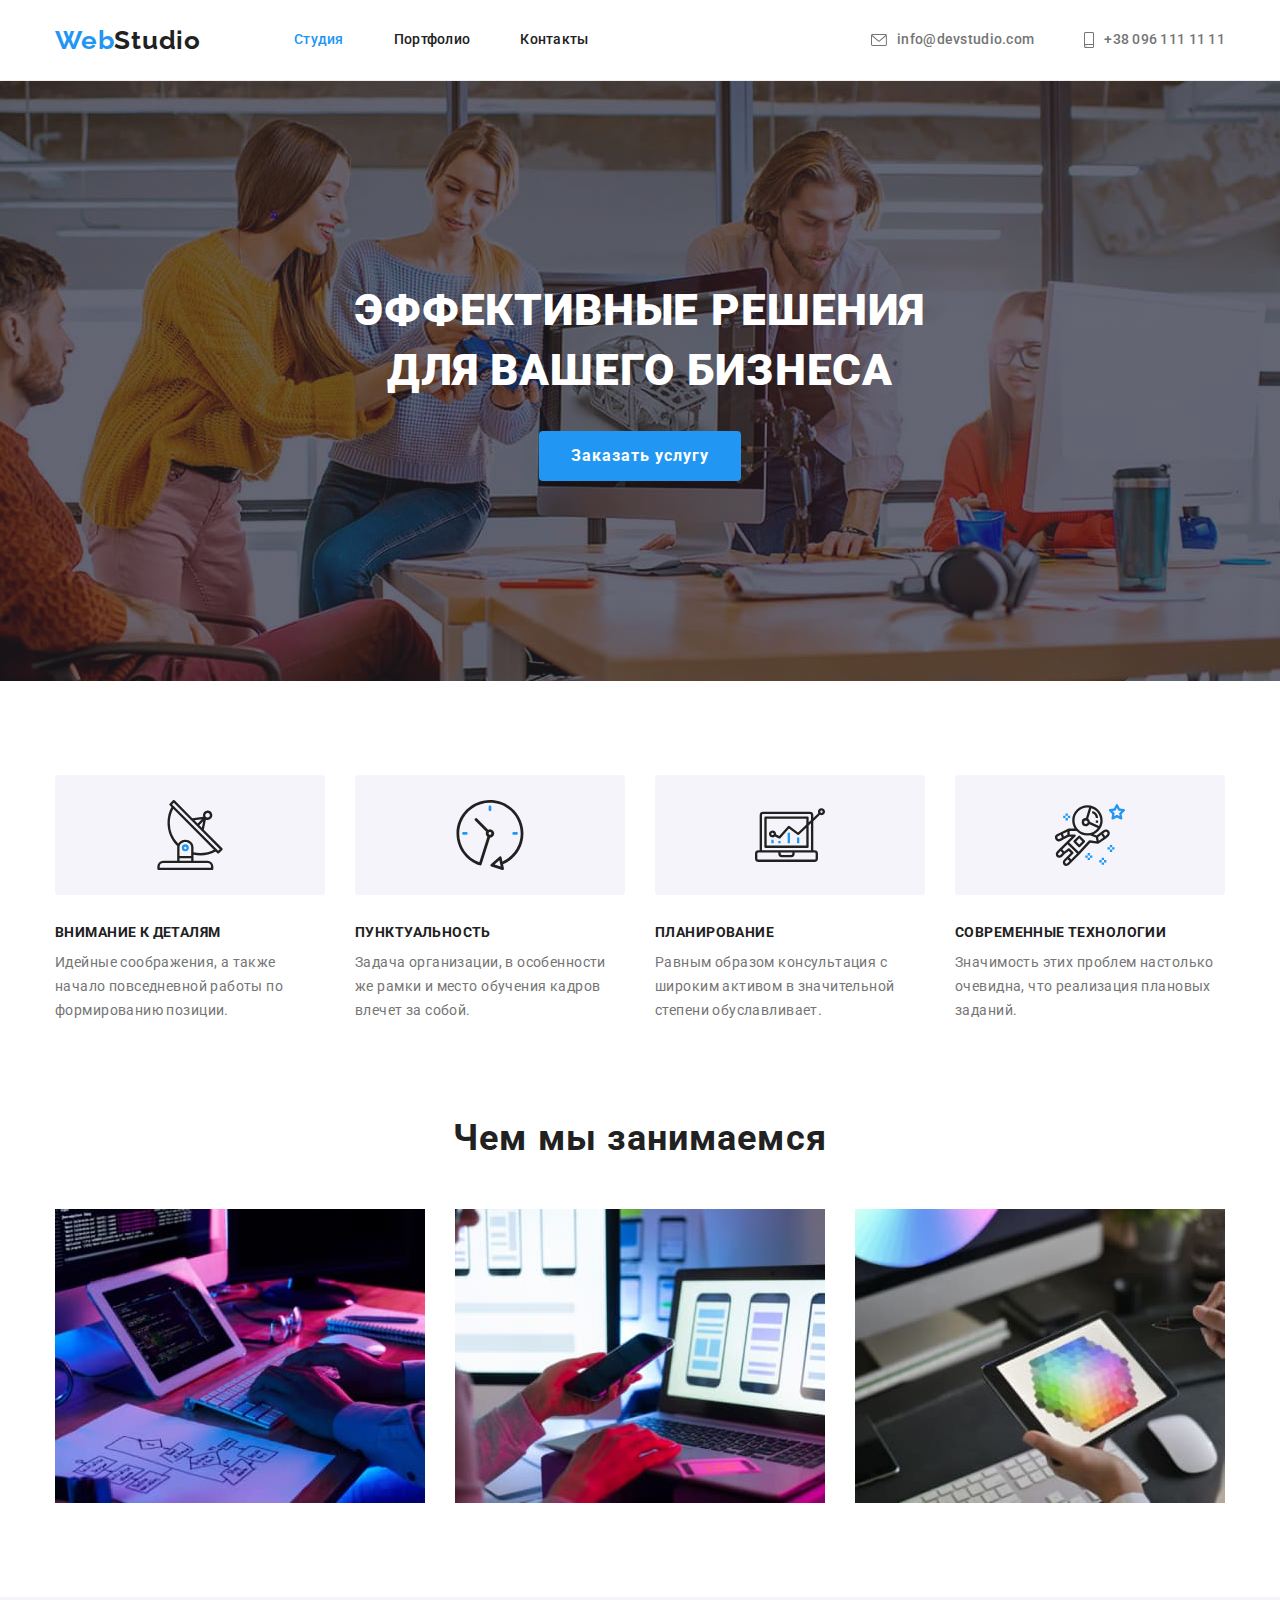
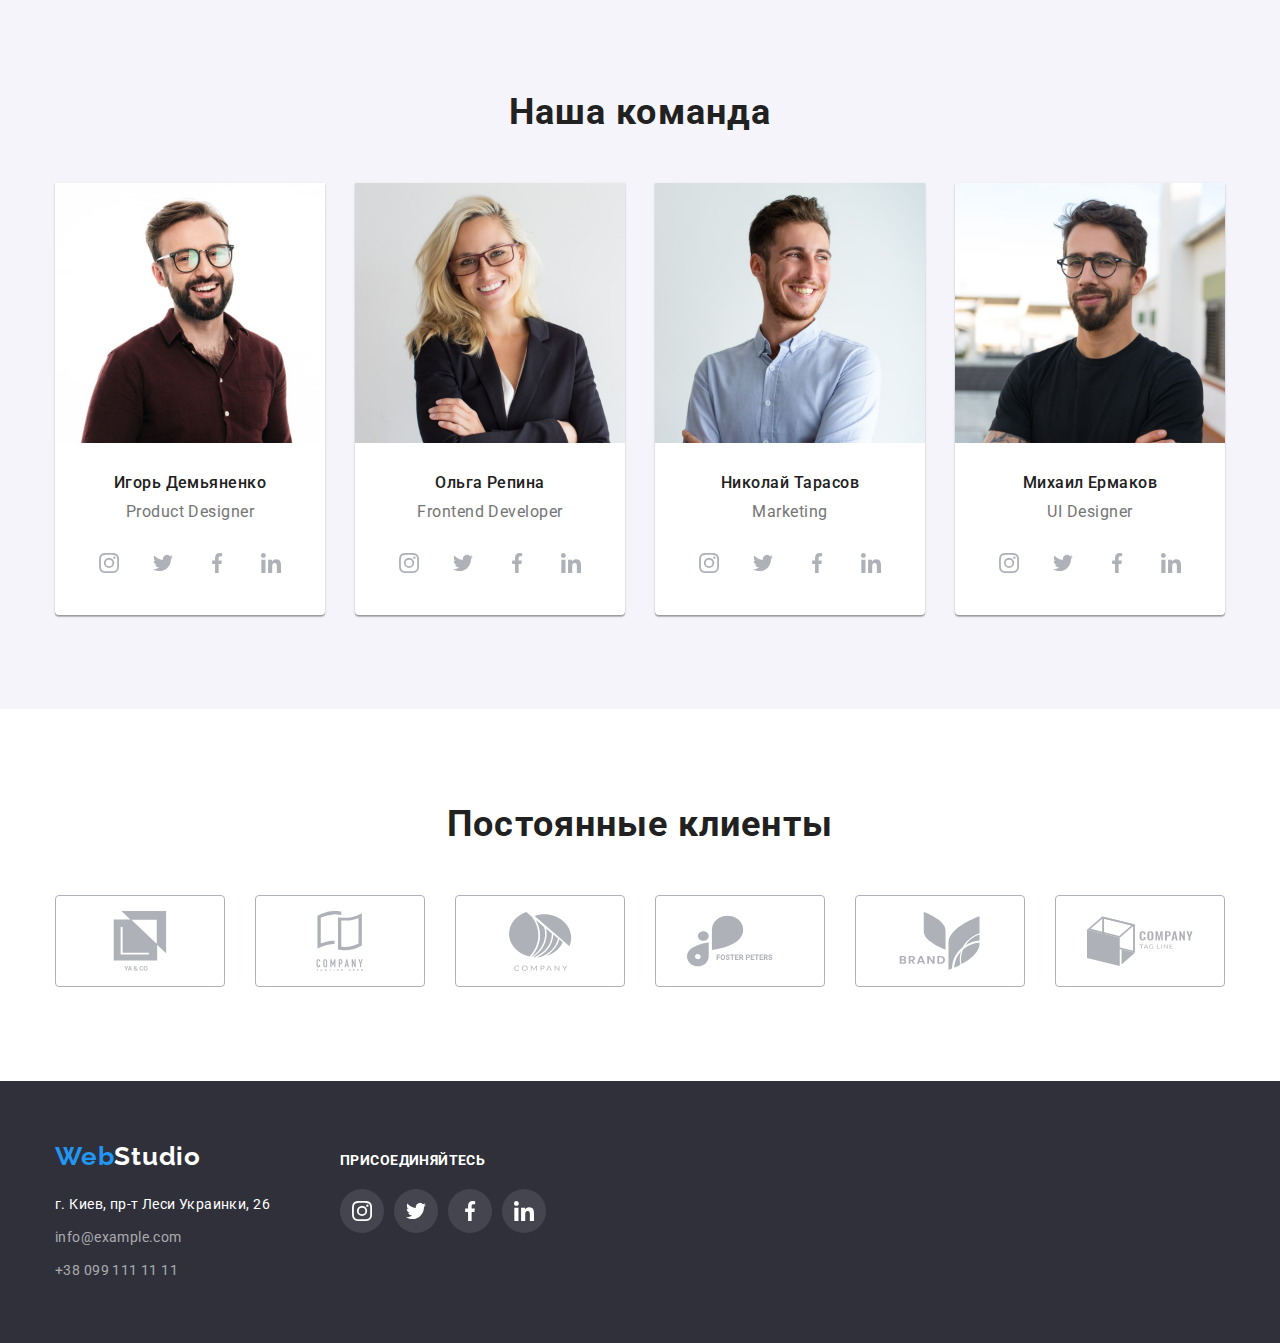
<file: index.html>
<!DOCTYPE html>
<html lang="ru">
  <head>
    <meta charset="UTF-8" />
    <meta http-equiv="X-UA-Compatible" content="IE=edge" />
    <meta name="viewport" content="width=device-width, initial-scale=1.0" />
    <title>WebStudio</title>
    <link rel="preconnect" href="https://fonts.googleapis.com" />
    <link rel="preconnect" href="https://fonts.gstatic.com" crossorigin />
    <link
      href="https://fonts.googleapis.com/css2?family=Raleway:wght@700&family=Roboto:wght@400;500;700;900&display=swap"
      rel="stylesheet"
    />
    <link
      rel="stylesheet"
      href="https://cdnjs.cloudflare.com/ajax/libs/modern-normalize/1.1.0/modern-normalize.min.css"
    />
    <link rel="stylesheet" href="./css/styles.css" />
  </head>
  <body>
    <header class="page-header">
      <div class="container page-header-blocks">
        <nav class="main-nav">
          <a href="./index.html" lang="en" class="logo"> <span class="accent">Web</span>Studio</a>
          <ul class="site-nav list">
            <li class="site-nav-item"><a href="./index.html" class="link current">Студия</a></li>
            <li class="site-nav-item"><a href="./portfolio.html" class="link">Портфолио</a></li>
            <li class="site-nav-item"><a href="" class="link">Контакты</a></li>
          </ul>
        </nav>

        <ul class="contacts-header list">
          <li class="contacts-header-item">
            <a href="mailto:info@devstudio.com" class="contacts-header-link">
              <svg width="16px" height="12px" class="contacts-icon">
                <use href="./images/icons.svg#icon-envelope"></use>
              </svg>
              info@devstudio.com</a
            >
          </li>
          <li class="contacts-header-item">
            <a href="tel:+380961111111" class="contacts-header-link"
              ><svg width="10px" height="16px" class="contacts-icon">
                <use href="./images/icons.svg#icon-smartphone"></use>
              </svg>
              +38 096 111 11 11</a
            >
          </li>
        </ul>
      </div>
    </header>

    <main>
      <!-- Главная секция -->
      <section class="hero">
        <div class="container">
          <h1 class="hero-title">
            Эффективные решения <br />
            для вашего бизнеса
          </h1>

          <button type="button" class="hero-button">Заказать услугу</button>
        </div>
      </section>

      <!-- Особенности -->
      <section class="section">
        <div class="container">
          <!-- этот заголовок будет невидимым -->
          <h2 class="section-title visually-hidden">Особенности</h2>

          <ul class="features-list list">
            <li class="features-list-item">
              <div class="features-icon">
                <svg width="70px" height="70px">
                  <use href="./images/icons.svg#icon-antenna"></use>
                </svg>
              </div>
              <h3 class="features-title">Внимание к деталям</h3>
              <p class="features-text">
                Идейные соображения, а также начало повседневной работы по формированию позиции.
              </p>
            </li>
            <li class="features-list-item">
              <div class="features-icon">
                <svg width="70px" height="70px">
                  <use href="./images/icons.svg#icon-clock"></use>
                </svg>
              </div>
              <h3 class="features-title">Пунктуальность</h3>
              <p class="features-text">
                Задача организации, в особенности же рамки и место обучения кадров влечет за собой.
              </p>
            </li>
            <li class="features-list-item">
              <div class="features-icon">
                <svg width="70px" height="70px">
                  <use href="./images/icons.svg#icon-diagram"></use>
                </svg>
              </div>
              <h3 class="features-title">Планирование</h3>
              <p class="features-text">
                Равным образом консультация с широким активом в значительной степени обуславливает.
              </p>
            </li>
            <li class="features-list-item">
              <div class="features-icon">
                <svg width="70px" height="70px">
                  <use href="./images/icons.svg#icon-astronaut"></use>
                </svg>
              </div>
              <h3 class="features-title">Современные технологии</h3>
              <p class="features-text">
                Значимость этих проблем настолько очевидна, что реализация плановых заданий.
              </p>
            </li>
          </ul>
        </div>
      </section>

      <!-- Чем мы занимаемся -->
      <section class="section works">
        <div class="container">
          <h2 class="section-title">Чем мы занимаемся</h2>

          <ul class="works-list list">
            <li class="works-list-item">
              <img
                src="./images/box1.jpg"
                alt="Работа с схемами"
                width="370"
                height="294"
                class="works-list-img"
              />
            </li>
            <li class="works-list-item">
              <img
                src="./images/box2.jpg"
                alt="Работа с адаптивностю"
                width="370"
                height="294"
                class="works-list-img"
              />
            </li>
            <li class="works-list-item">
              <img
                src="./images/box3.jpg"
                alt="Работа с цветами"
                width="370"
                height="294"
                class="works-list-img"
              />
            </li>
          </ul>
        </div>
      </section>

      <!-- Наша команда -->
      <section class="section team">
        <div class="container">
          <h2 class="section-title">Наша команда</h2>

          <ul class="team-list list">
            <li class="team-list-item">
              <img
                src="./images/worker1.jpg"
                alt="Работник первый"
                width="270"
                height="260"
                class="team-photo"
              />
              <div class="team-content">
                <h3 class="team-name">Игорь Демьяненко</h3>
                <p lang="en" class="team-text">Product Designer</p>
                <ul class="social-network-list list">
                  <li class="social-network-item">
                    <a href="" class="social-network-link">
                      <svg width="20px" height="20px" class="social-network-icon">
                        <use href="./images/icons.svg#icon-instagram"></use>
                      </svg>
                    </a>
                  </li>
                  <li class="social-network-item">
                    <a href="" class="social-network-link">
                      <svg width="20px" height="20px" class="social-network-icon">
                        <use href="./images/icons.svg#icon-twitter"></use>
                      </svg>
                    </a>
                  </li>
                  <li class="social-network-item">
                    <a href="" class="social-network-link">
                      <svg width="20px" height="20px" class="social-network-icon">
                        <use href="./images/icons.svg#icon-facebook"></use>
                      </svg>
                    </a>
                  </li>
                  <li class="social-network-item">
                    <a href="" class="social-network-link">
                      <svg width="20px" height="20px" class="social-network-icon">
                        <use href="./images/icons.svg#icon-linkedin"></use>
                      </svg>
                    </a>
                  </li>
                </ul>
              </div>
            </li>
            <li class="team-list-item">
              <img
                src="./images/worker2.jpg"
                alt="Работник второй"
                width="270"
                height="260"
                class="team-photo"
              />
              <div class="team-content">
                <h3 class="team-name">Ольга Репина</h3>
                <p lang="en" class="team-text">Frontend Developer</p>
                <ul class="social-network-list list">
                  <li class="social-network-item">
                    <a href="" class="social-network-link">
                      <svg
                        width="20px"
                        height="20px"
                        fill="var(--icon-color-standart)"
                        class="social-network-icon"
                      >
                        <use href="./images/icons.svg#icon-instagram"></use>
                      </svg>
                    </a>
                  </li>
                  <li class="social-network-item">
                    <a href="" class="social-network-link">
                      <svg
                        width="20px"
                        height="20px"
                        fill="var(--icon-color-standart)"
                        class="social-network-icon"
                      >
                        <use href="./images/icons.svg#icon-twitter"></use>
                      </svg>
                    </a>
                  </li>
                  <li class="social-network-item">
                    <a href="" class="social-network-link">
                      <svg
                        width="20px"
                        height="20px"
                        fill="var(--icon-color-standart)"
                        class="social-network-icon"
                      >
                        <use href="./images/icons.svg#icon-facebook"></use>
                      </svg>
                    </a>
                  </li>
                  <li class="social-network-item">
                    <a href="" class="social-network-link">
                      <svg
                        width="20px"
                        height="20px"
                        fill="var(--icon-color-standart)"
                        class="social-network-icon"
                      >
                        <use href="./images/icons.svg#icon-linkedin"></use>
                      </svg>
                    </a>
                  </li>
                </ul>
              </div>
            </li>
            <li class="team-list-item">
              <img
                src="./images/worker3.jpg"
                alt="Работник третий"
                width="270"
                height="260"
                class="team-photo"
              />
              <div class="team-content">
                <h3 class="team-name">Николай Тарасов</h3>
                <p lang="en" class="team-text">Marketing</p>
                <ul class="social-network-list list">
                  <li class="social-network-item">
                    <a href="" class="social-network-link">
                      <svg
                        width="20px"
                        height="20px"
                        fill="var(--icon-color-standart)"
                        class="social-network-icon"
                      >
                        <use href="./images/icons.svg#icon-instagram"></use>
                      </svg>
                    </a>
                  </li>
                  <li class="social-network-item">
                    <a href="" class="social-network-link">
                      <svg
                        width="20px"
                        height="20px"
                        fill="var(--icon-color-standart)"
                        class="social-network-icon"
                      >
                        <use href="./images/icons.svg#icon-twitter"></use>
                      </svg>
                    </a>
                  </li>
                  <li class="social-network-item">
                    <a href="" class="social-network-link">
                      <svg
                        width="20px"
                        height="20px"
                        fill="var(--icon-color-standart)"
                        class="social-network-icon"
                      >
                        <use href="./images/icons.svg#icon-facebook"></use>
                      </svg>
                    </a>
                  </li>
                  <li class="social-network-item">
                    <a href="" class="social-network-link">
                      <svg
                        width="20px"
                        height="20px"
                        fill="var(--icon-color-standart)"
                        class="social-network-icon"
                      >
                        <use href="./images/icons.svg#icon-linkedin"></use>
                      </svg>
                    </a>
                  </li>
                </ul>
              </div>
            </li>
            <li class="team-list-item">
              <img
                src="./images/worker4.jpg"
                alt="Работник четвертый"
                width="270"
                height="260"
                class="team-photo"
              />
              <div class="team-content">
                <h3 class="team-name">Михаил Ермаков</h3>
                <p lang="en" class="team-text">UI Designer</p>
                <ul class="social-network-list list">
                  <li class="social-network-item">
                    <a href="" class="social-network-link">
                      <svg
                        width="20px"
                        height="20px"
                        fill="var(--icon-color-standart)"
                        class="social-network-icon"
                      >
                        <use href="./images/icons.svg#icon-instagram"></use>
                      </svg>
                    </a>
                  </li>
                  <li class="social-network-item">
                    <a href="" class="social-network-link">
                      <svg
                        width="20px"
                        height="20px"
                        fill="var(--icon-color-standart)"
                        class="social-network-icon"
                      >
                        <use href="./images/icons.svg#icon-twitter"></use>
                      </svg>
                    </a>
                  </li>
                  <li class="social-network-item">
                    <a href="" class="social-network-link">
                      <svg
                        width="20px"
                        height="20px"
                        fill="var(--icon-color-standart)"
                        class="social-network-icon"
                      >
                        <use href="./images/icons.svg#icon-facebook"></use>
                      </svg>
                    </a>
                  </li>
                  <li class="social-network-item">
                    <a href="" class="social-network-link">
                      <svg
                        width="20px"
                        height="20px"
                        fill="var(--icon-color-standart)"
                        class="social-network-icon"
                      >
                        <use href="./images/icons.svg#icon-linkedin"></use>
                      </svg>
                    </a>
                  </li>
                </ul>
              </div>
            </li>
          </ul>
        </div>
      </section>
    </main>

    <!-- Постоянные клиенты -->
    <section class="section clients">
      <div class="container">
        <h2 class="section-title">Постоянные клиенты</h2>
        <ul class="clients-list list">
          <li class="clients-list-item">
            <a href="" class="clients-list-link"
              ><svg width="106px" height="60px">
                <use href="./images/icons.svg#icon-group0"></use>
              </svg>
            </a>
          </li>
          <li class="clients-list-item">
            <a href="" class="clients-list-link"
              ><svg width="106px" height="60px">
                <use href="./images/icons.svg#icon-group1"></use>
              </svg>
            </a>
          </li>
          <li class="clients-list-item">
            <a href="" class="clients-list-link"
              ><svg width="106px" height="60px">
                <use href="./images/icons.svg#icon-group2"></use>
              </svg>
            </a>
          </li>
          <li class="clients-list-item">
            <a href="" class="clients-list-link"
              ><svg width="106px" height="60px">
                <use href="./images/icons.svg#icon-group3"></use>
              </svg>
            </a>
          </li>
          <li class="clients-list-item">
            <a href="" class="clients-list-link"
              ><svg width="106px" height="60px">
                <use href="./images/icons.svg#icon-group4"></use>
              </svg>
            </a>
          </li>
          <li class="clients-list-item">
            <a href="" class="clients-list-link"
              ><svg width="106px" height="60px">
                <use href="./images/icons.svg#icon-group5"></use>
              </svg>
            </a>
          </li>
        </ul>
      </div>
    </section>

    <footer class="page-footer">
      <div class="container footer-blocks">
        <div>
          <a href="./index.html" lang="en" class="logo footer-logo">
            <span class="accent">Web</span>Studio</a
          >
          <address class="contacts-footer">
            <ul class="contacts-footer-list list">
              <li class="contacts-footer-item">
                <a
                  href="https://goo.gl/maps/sbmDoguWazhmyjEM8"
                  target="_blank"
                  class="contacts-footer-location"
                  >г. Киев, пр-т Леси Украинки, 26</a
                >
              </li>
              <li class="contacts-footer-item">
                <a href="mailto:info@example.com" class="contacts-footer-link">info@example.com</a>
              </li>
              <li class="contacts-footer-item">
                <a href="tel:+380991111111" class="contacts-footer-link">+38 099 111 11 11</a>
              </li>
            </ul>
          </address>
        </div>
        <div class="footer-networks">
          <p>присоединяйтесь</p>
          <ul class="social-network-list list">
            <li class="social-network-item">
              <a href="" class="social-network-link">
                <svg width="20px" height="20px" fill="var(--primary-white-color)">
                  <use href="./images/icons.svg#icon-instagram"></use>
                </svg>
              </a>
            </li>
            <li class="social-network-item">
              <a href="" class="social-network-link">
                <svg width="20px" height="20px" fill="var(--primary-white-color)">
                  <use href="./images/icons.svg#icon-twitter"></use>
                </svg>
              </a>
            </li>
            <li class="social-network-item">
              <a href="" class="social-network-link">
                <svg width="20px" height="20px" fill="var(--primary-white-color)">
                  <use href="./images/icons.svg#icon-facebook"></use>
                </svg>
              </a>
            </li>
            <li class="social-network-item">
              <a href="" class="social-network-link">
                <svg width="20px" height="20px" fill="var(--primary-white-color)">
                  <use href="./images/icons.svg#icon-linkedin"></use>
                </svg>
              </a>
            </li>
          </ul>
        </div>
      </div>
    </footer>
  </body>
</html>
</file>
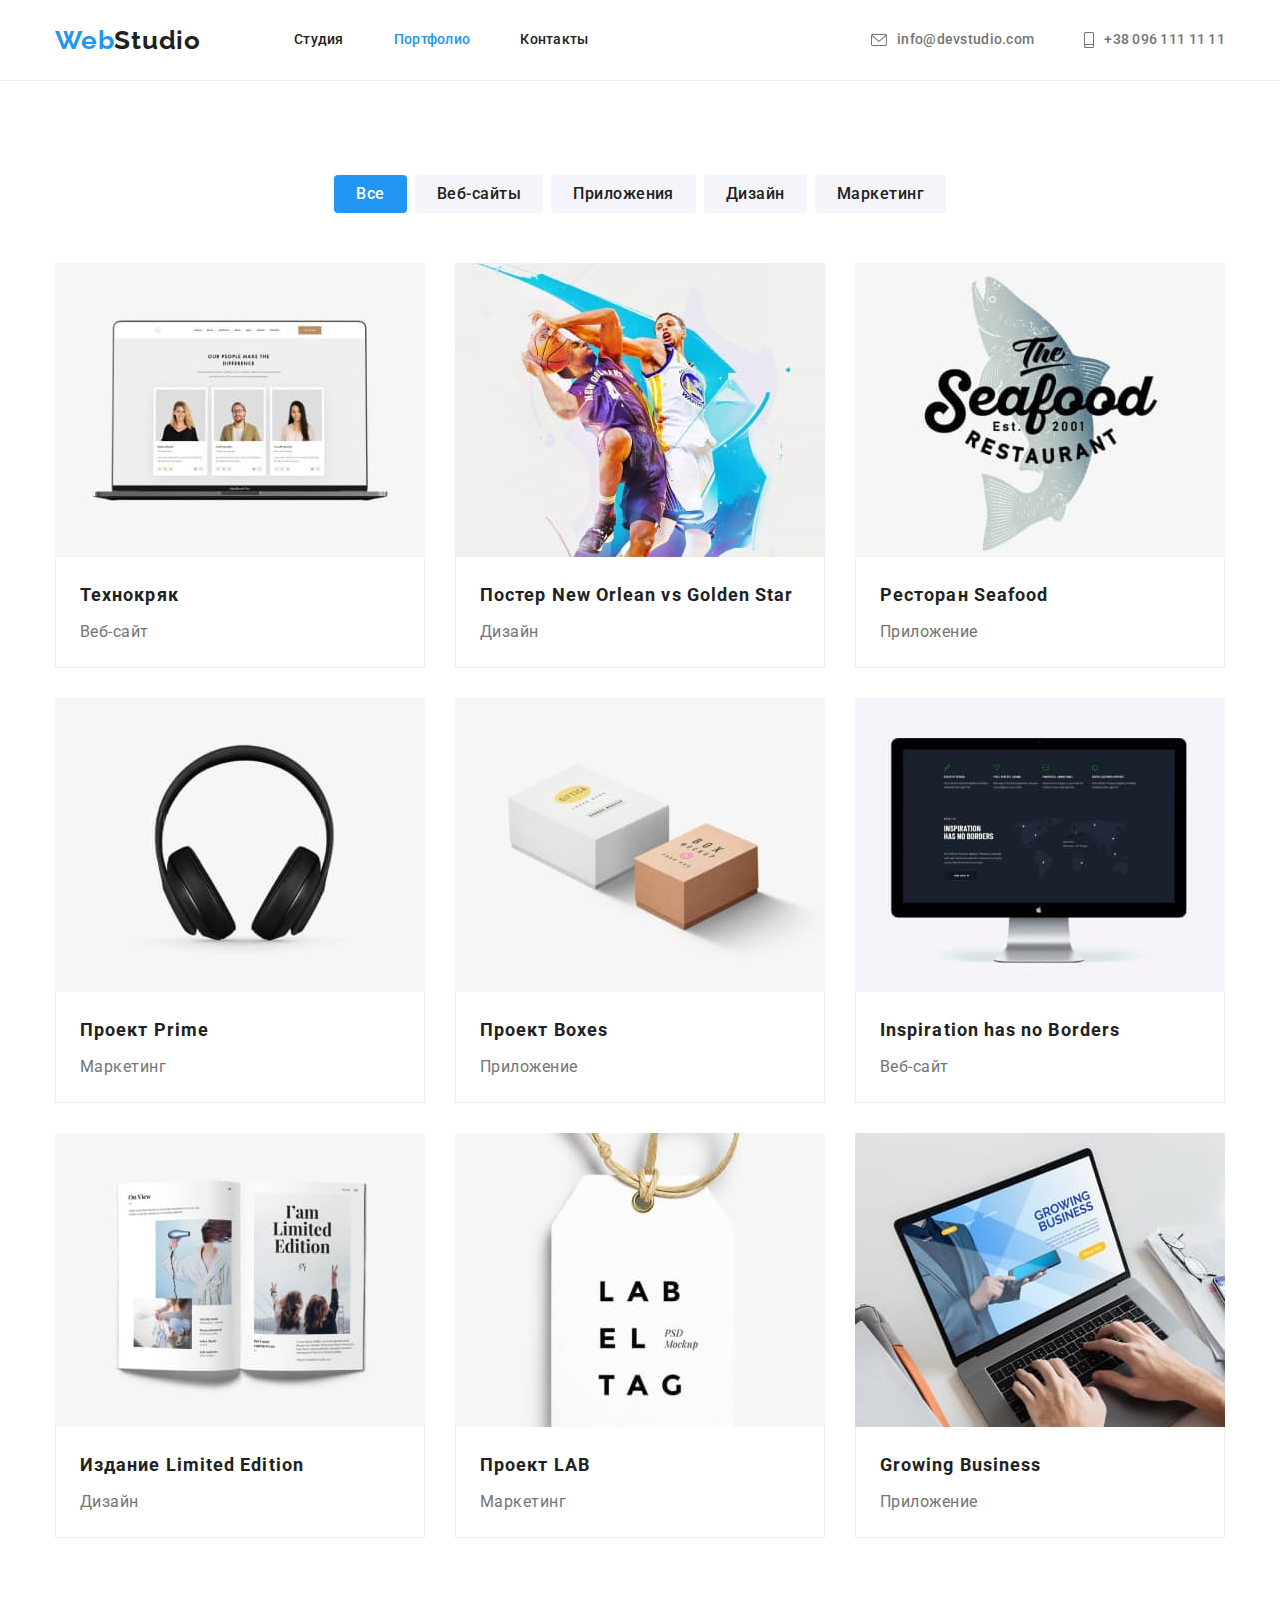
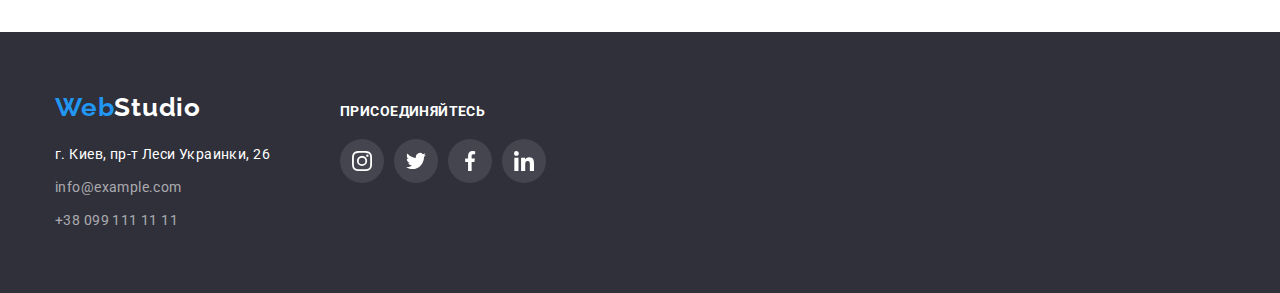
<file: portfolio.html>
<!DOCTYPE html>
<html lang="ru">
  <head>
    <meta charset="UTF-8" />
    <meta http-equiv="X-UA-Compatible" content="IE=edge" />
    <meta name="viewport" content="width=device-width, initial-scale=1.0" />
    <title>Портфолио</title>
    <link
      href="https://fonts.googleapis.com/css2?family=Raleway:wght@700&family=Roboto:wght@400;500;700;900&display=swap"
      rel="stylesheet"
    />
    <link
      rel="stylesheet"
      href="https://cdnjs.cloudflare.com/ajax/libs/modern-normalize/1.1.0/modern-normalize.min.css"
    />
    <link rel="stylesheet" href="./css/styles.css" />
  </head>
  <body>
    <header class="page-header">
      <div class="container page-header-blocks">
        <nav class="main-nav">
          <a href="./index.html" lang="en" class="logo"> <span class="accent">Web</span>Studio</a>
          <ul class="site-nav list">
            <li class="site-nav-item"><a href="./index.html" class="link">Студия</a></li>
            <li class="site-nav-item">
              <a href="./portfolio.html" class="link current">Портфолио</a>
            </li>
            <li class="site-nav-item"><a href="" class="link">Контакты</a></li>
          </ul>
        </nav>

        <ul class="contacts-header list">
          <li class="contacts-header-item">
            <a href="mailto:info@devstudio.com" class="contacts-header-link">
              <svg width="16px" height="12px" class="contacts-icon">
                <use href="./images/icons.svg#icon-envelope"></use>
              </svg>
              info@devstudio.com</a
            >
          </li>
          <li class="contacts-header-item">
            <a href="tel:+380961111111" class="contacts-header-link"
              ><svg width="10px" height="16px" class="contacts-icon">
                <use href="./images/icons.svg#icon-smartphone"></use>
              </svg>
              +38 096 111 11 11</a
            >
          </li>
        </ul>
      </div>
    </header>

    <main>
      <section class="section">
        <div class="container">
          <!-- этот заголовок будет невидимым -->
          <h1 class="section-title visually-hidden">Портфолио проектов</h1>
          <ul class="portfolio-button-list list">
            <li class="portfolio-button-item">
              <button type="button" class="portfolio-button current-button">Все</button>
            </li>
            <li class="portfolio-button-item">
              <button type="button" class="portfolio-button">Веб-сайты</button>
            </li>
            <li class="portfolio-button-item">
              <button type="button" class="portfolio-button">Приложения</button>
            </li>
            <li class="portfolio-button-item">
              <button type="button" class="portfolio-button">Дизайн</button>
            </li>
            <li class="portfolio-button-item">
              <button type="button" class="portfolio-button">Маркетинг</button>
            </li>
          </ul>
          <ul class="portfolio-card-list list">
            <li class="portfolio-card-item">
              <a href="" class="portfolio-card-link">
                <img
                  src="./images/portfolio1.jpg"
                  alt="Ноутбук с проектом"
                  width="370"
                  class="portfolio-card-img"
                />
                <div class="portfolio-card-content">
                  <h2 class="portfolio-card-subtitle">Технокряк</h2>
                  <p class="portfolio-card-text">Веб-сайт</p>
                </div>
              </a>
            </li>
            <li class="portfolio-card-item">
              <a href="" class="portfolio-card-link">
                <img
                  src="./images/portfolio2.jpg"
                  alt="Постер игры в баскетбол"
                  width="370"
                  class="portfolio-card-img"
                />
                <div class="portfolio-card-content">
                  <h2 class="portfolio-card-subtitle">
                    Постер <span lang="en">New Orlean vs Golden Star</span>
                  </h2>
                  <p class="portfolio-card-text">Дизайн</p>
                </div>
              </a>
            </li>
            <li class="portfolio-card-item">
              <a href="" class="portfolio-card-link">
                <img
                  src="./images/portfolio3.jpg"
                  alt="Эмблема ресторана"
                  width="370"
                  class="portfolio-card-img"
                />
                <div class="portfolio-card-content">
                  <h2 class="portfolio-card-subtitle">Ресторан <span lang="en">Seafood</span></h2>
                  <p class="portfolio-card-text">Приложение</p>
                </div>
              </a>
            </li>
            <li class="portfolio-card-item">
              <a href="" class="portfolio-card-link">
                <img
                  src="./images/portfolio4.jpg"
                  alt="Наушники"
                  width="370"
                  class="portfolio-card-img"
                />
                <div class="portfolio-card-content">
                  <h2 class="portfolio-card-subtitle">Проект <span lang="en">Prime</span></h2>
                  <p class="portfolio-card-text">Маркетинг</p>
                </div>
              </a>
            </li>
            <li class="portfolio-card-item">
              <a href="" class="portfolio-card-link">
                <img
                  src="./images/portfolio5.jpg"
                  alt="Коробки"
                  width="370"
                  class="portfolio-card-img"
                />
                <div class="portfolio-card-content">
                  <h2 class="portfolio-card-subtitle">Проект <span lang="en">Boxes</span></h2>
                  <p class="portfolio-card-text">Приложение</p>
                </div>
              </a>
            </li>
            <li class="portfolio-card-item">
              <a href="" class="portfolio-card-link">
                <img
                  src="./images/portfolio6.jpg"
                  alt="Монитор"
                  width="370"
                  class="portfolio-card-img"
                />
                <div class="portfolio-card-content">
                  <h2 lang="en" class="portfolio-card-subtitle">Inspiration has no Borders</h2>
                  <p class="portfolio-card-text">Веб-сайт</p>
                </div>
              </a>
            </li>
            <li class="portfolio-card-item">
              <a href="" class="portfolio-card-link">
                <img
                  src="./images/portfolio7.jpg"
                  alt="Журнал"
                  width="370"
                  class="portfolio-card-img"
                />
                <div class="portfolio-card-content">
                  <h2 class="portfolio-card-subtitle">
                    Издание <span lang="en">Limited Edition</span>
                  </h2>
                  <p class="portfolio-card-text">Дизайн</p>
                </div>
              </a>
            </li>
            <li class="portfolio-card-item">
              <a href="" class="portfolio-card-link">
                <img
                  src="./images/portfolio8.jpg"
                  alt="Бирка"
                  width="370"
                  class="portfolio-card-img"
                />
                <div class="portfolio-card-content">
                  <h2 class="portfolio-card-subtitle">Проект <span lang="en">LAB</span></h2>
                  <p class="portfolio-card-text">Маркетинг</p>
                </div>
              </a>
            </li>
            <li class="portfolio-card-item">
              <a href="" class="portfolio-card-link">
                <img
                  src="./images/portfolio9.jpg"
                  alt="Работа за ноутбуком"
                  width="370"
                  class="portfolio-card-img"
                />
                <div class="portfolio-card-content">
                  <h2 lang="en" class="portfolio-card-subtitle">Growing Business</h2>
                  <p class="portfolio-card-text">Приложение</p>
                </div>
              </a>
            </li>
          </ul>
        </div>
      </section>
    </main>

    <footer class="page-footer">
      <div class="container footer-blocks">
        <div>
          <a href="./index.html" lang="en" class="logo footer-logo">
            <span class="accent">Web</span>Studio</a
          >
          <address class="contacts-footer">
            <ul class="contacts-footer-list list">
              <li class="contacts-footer-item">
                <a
                  href="https://goo.gl/maps/sbmDoguWazhmyjEM8"
                  target="_blank"
                  class="contacts-footer-location"
                  >г. Киев, пр-т Леси Украинки, 26</a
                >
              </li>
              <li class="contacts-footer-item">
                <a href="mailto:info@example.com" class="contacts-footer-link">info@example.com</a>
              </li>
              <li class="contacts-footer-item">
                <a href="tel:+380991111111" class="contacts-footer-link">+38 099 111 11 11</a>
              </li>
            </ul>
          </address>
        </div>
        <div class="footer-networks">
          <p>присоединяйтесь</p>
          <ul class="social-network-list list">
            <li class="social-network-item">
              <a href="" class="social-network-link">
                <svg width="20px" height="20px" fill="var(--primary-white-color)">
                  <use href="./images/icons.svg#icon-instagram"></use>
                </svg>
              </a>
            </li>
            <li class="social-network-item">
              <a href="" class="social-network-link">
                <svg width="20px" height="20px" fill="var(--primary-white-color)">
                  <use href="./images/icons.svg#icon-twitter"></use>
                </svg>
              </a>
            </li>
            <li class="social-network-item">
              <a href="" class="social-network-link">
                <svg width="20px" height="20px" fill="var(--primary-white-color)">
                  <use href="./images/icons.svg#icon-facebook"></use>
                </svg>
              </a>
            </li>
            <li class="social-network-item">
              <a href="" class="social-network-link">
                <svg width="20px" height="20px" fill="var(--primary-white-color)">
                  <use href="./images/icons.svg#icon-linkedin"></use>
                </svg>
              </a>
            </li>
          </ul>
        </div>
      </div>
    </footer>
  </body>
</html>
</file>
<file: css/styles.css>
/* цвет основного текста #212121 */
/* вторичный цвет текста #757575 */
/* белый #ffffff */
/* белый с прозрачностю для ссылок в футере rgba(255, 255, 255, 0.6) */
/* акцент #2196F3 */
/* цвет фона героя и подвала #2F303A */
/* цвет фона вторичный и кнопок для портфолио #F5F4FA */
/* цвет рамок #ececec */
/* стандартный цвет иконок #AFB1B8 */
:root {
  --primary-text-color: #757575;
  --title-text-color: #212121;
  --accent-color: #2196f3;
  --primary-white-color: #ffffff;
  --contacts-footer-color: rgba(255, 255, 255, 0.6);
  --secondary-bg-color: #2f303a;
  --other-bg-color: #f5f4fa;
  --border-color: #eeeeee;
  --card-set-gap: 30px;
  --icon-color-standart: #AFB1B8;
}

body {
  background-color: var(--primary-white-color);
  color: var(--primary-text-color);
  font-family: Roboto, sans-serif;
  font-size: 14px;
  line-height: 1.71;
}

.list {
  list-style: none;

  padding: 0;
  margin: 0;
}

.container {
  margin-left: auto;
  margin-right: auto;
  width: 1200px;
  padding-left: 15px;
  padding-right: 15px;
}

img {
  display: block;
  max-width: 100%;
  height: auto;
}

p {margin: 0;}

.visually-hidden {
  position: absolute;
  width: 1px;
  height: 1px;
  margin: -1px;
  border: 0;
  padding: 0;
  white-space: nowrap;
  clip-path: inset(100%);
  clip: rect(0 0 0 0);
  overflow: hidden;
}

/* стили шапки */
.page-header {
  border-bottom-width: 1px;
  border-bottom-style: solid;
  border-bottom-color: var(--border-color);
}
.logo {
  color: var(--title-text-color);
  font-family: Raleway, sans-serif;
  font-weight: 700;
  font-size: 26px;
  line-height: 1.19;
  text-decoration: none;
  letter-spacing: 0.03em;
}

.page-header-blocks {
  display: flex;
  align-items: center;
}

.main-nav {
  display: flex;
  align-items: center;
}

.site-nav {
  display: flex;
  margin-left: 93px;
}

.site-nav-item + .site-nav-item {
  margin-left: 50px;
}

.site-nav .link {
  display: block;
  padding-top: 32px;
  padding-bottom: 32px;

  color: var(--title-text-color);
  font-weight: 500;
  font-size: 14px;
  line-height: 1.14;
  letter-spacing: 0.02em;
  text-decoration: none;
}

.contacts-header {
  display: flex;
  margin-left: auto;
  align-items: center;
}

.contacts-header-item + .contacts-header-item {
  margin-left: 50px;
}

.contacts-icon {
  margin-right: 10px;
  fill: currentColor;
}

.contacts-header-link {
  display: flex;
  text-align: center;
  align-items: center;

  color: var(--primary-text-color);
  font-weight: 500;
  font-size: 14px;
  line-height: 1.14;
  letter-spacing: 0.02em;
  text-decoration: none;
}

.accent,
.logo:hover,
.logo:focus,
.site-nav .link:hover,
.site-nav .link:focus,
.site-nav .link.current,
.contacts-header-link:hover,
.contacts-header-link:focus {
  color: var(--accent-color);
}

/* стили главной секции Студии */
.hero {
  padding: 200px 0;
  text-align: center;
  max-width: 1600px;
  height: 600px;
  margin-left: auto;
  margin-right: auto;

  letter-spacing: 0.06em;
  background-color: #c4c4c4;
  background-image: linear-gradient(to right, rgba(47, 48, 58, 0.4), rgba(47, 48, 58, 0.4)),
    url(../images/hero.jpg);
  background-repeat: no-repeat;
  background-position: center;
  background-size: cover;
}
.hero-title {
  margin-top: 0;
  margin-bottom: 30px;

  color: var(--primary-white-color);
  font-weight: 900;
  font-size: 44px;
  line-height: 1.36;
  text-transform: uppercase;
}
.hero-button {
  border-radius: 4px;
  padding: 10px 32px;
  min-width: 200px;
  text-align: center;
  border: none;

  background-color: var(--accent-color);
  color: var(--primary-white-color);
  font-family: inherit;
  font-weight: 700;
  font-size: 16px;
  line-height: 1.88;
  letter-spacing: 0.06em;
}

/* общие стили секций Студии */
.section {
  padding-top: 94px;
  padding-bottom: 94px;
}

.section-title {
  margin-top: 0;
  margin-bottom: 50px;
  text-align: center;

  color: var(--title-text-color);
  font-weight: 700;
  font-size: 36px;
  line-height: 1.17;
  letter-spacing: 0.03em;
}

/* стили особенностей Студии */
.features-list {
  display: flex;
}

.features-list-item {
  width: 270px;
}

.features-list-item + .features-list-item {
  margin-left: var(--card-set-gap);
}

.features-icon {
  display: flex;
  justify-content: center;
  align-items: center;
  width: 270px;
  height: 120px;
  margin-bottom: 30px;

  background-color: var(--other-bg-color);
  border-radius: 4px;
}

.features-title {
  margin-top: 0;
  margin-bottom: 10px;

  color: var(--title-text-color);
  font-weight: 700;
  font-size: 14px;
  line-height: 1.14;
  text-transform: uppercase;
  letter-spacing: 0.03em;
}

.features-text {
  letter-spacing: 0.03em;
}

/* стили работ Студии */
.works {
  padding-top: 0;
}

.works-list {
  display: flex;
}

.works-list-item {
  width: 370px;
}

.works-list-item + .works-list-item {
  margin-left: var(--card-set-gap);
}

/* стили команды Студии */
.team {
  background-color: var(--other-bg-color);
  font-weight: 400;
  font-size: 16px;
  line-height: 1.19;
  letter-spacing: 0.03em;
}

.team-list {
  display: flex;
}

.team-list-item {
  width: 270px;

  background-color: var(--primary-white-color);
  box-shadow: 0px 1px 3px rgba(0, 0, 0, 0.12), 0px 1px 1px rgba(0, 0, 0, 0.14),
    0px 2px 1px rgba(0, 0, 0, 0.2);
  border-radius: 0px 0px 4px 4px;
}

.team-list-item + .team-list-item {
  margin-left: var(--card-set-gap);
}

.team-content {
  padding-top: 30px;
  padding-bottom: 30px;
}

.team-name {
  margin-top: 0;
  margin-bottom: 10px;
  text-align: center;

  color: var(--title-text-color);
  font-weight: 500;
  font-size: 16px;
}

.team-text {
  text-align: center;
}

.social-network-list {
  display: flex;
  padding: 0;
  margin: 0;
  margin-top: 20px;
  justify-content: center;
  align-items: center;
}

.social-network-item+.social-network-item {
  margin-left: 10px;
}

.social-network-link {
  display: flex;
  justify-content: center;
  align-items: center;
  width: 44px;
  height: 44px;

  background-color: rgba(255, 255, 255, 0.1);
  color: var(--icon-color-standart);
  border-radius: 50%;
}

.social-network-icon {
  fill: currentColor;
}

.social-network-link:hover,
.social-network-link:focus {
  background-color: var(--accent-color);
  color: var(--primary-white-color);
}

/* стили клиентов Студии */

.clients-list {
  display: flex;
  justify-content: center;
  align-items: center;
}

.clients-list-item + .clients-list-item {
  margin-left: var(--card-set-gap);
}

.clients-list-link {
  display: flex;
  justify-content: center;
  align-items: center;

  width: 170px;
  height: 92px;
  fill: var(--icon-color-standart);
  border: 1px solid var(--icon-color-standart);
  border-radius: 4px;
}

.clients-list-link:hover,
.clients-list-link:focus {
  fill: var(--accent-color);
  border: 1px solid var(--accent-color);
}

/* стили подвала */
.page-footer {
  background-color: var(--secondary-bg-color);
  padding-top: 60px;
  padding-bottom: 60px;
}

.footer-blocks {
  display: flex;
  align-items: baseline;
}

.footer-logo {
  color: var(--primary-white-color);
}

.contacts-footer {
  margin-top: 20px;
}

.contacts-footer-list {
  display: inline-block;
}

.contacts-footer-item + .contacts-footer-item {
  margin-top: 9px;
}

.contacts-footer-location {
  color: var(--primary-white-color);
  font-style: normal;
  font-weight: 400;
  font-size: 14px;
  line-height: 1.71;
  text-decoration: none;
  letter-spacing: 0.03em;
}

.contacts-footer-link {
  color: var(--contacts-footer-color);
  font-style: normal;
  font-weight: 400;
  font-size: 14px;
  line-height: 1.71;
  text-decoration: none;
  letter-spacing: 0.03em;
}

.footer-logo:hover,
.footer-logo:focus,
.contacts-footer-link:hover,
.contacts-footer-link:focus,
.contacts-footer-location:hover,
.contacts-footer-location:focus {
  color: var(--accent-color);
}

.footer-networks {
  margin-left: 70px;

  color: var(--primary-white-color);
  font-weight: 700;
  line-height: 1.14;
  letter-spacing: 0.03em;
  text-transform: uppercase;
}

/* стили Портфолио */

.portfolio-button-list {
  display: flex;
  margin-bottom: 50px;
  justify-content: center;
}

.portfolio-button-item:hover,
.portfolio-button-item:focus {
  box-shadow: 0px 3px 1px rgba(0, 0, 0, 0.1), 0px 1px 2px rgba(0, 0, 0, 0.08),
    0px 2px 2px rgba(0, 0, 0, 0.12);
}

.portfolio-button-item + .portfolio-button-item {
  margin-left: 8px;
}

.portfolio-button {
  border-radius: 4px;
  padding: 6px 22px;
  min-width: 73px;
  text-align: center;
  border: none;
  cursor: pointer;

  background-color: var(--other-bg-color);
  color: var(--title-text-color);
  font-family: Roboto, sans-serif;
  font-weight: 500;
  font-size: 16px;
  line-height: 1.62;
  letter-spacing: 0.03em;
}

.current-button,
.portfolio-button:hover,
.portfolio-button:focus {
  background-color: var(--accent-color);
  color: var(--primary-white-color);
}

.portfolio-card-list {
  display: flex;
  flex-wrap: wrap;
  margin-left: calc(-1 * var(--card-set-gap));
  margin-top: calc(-1 * var(--card-set-gap));
}

.portfolio-card-item {
  flex-basis: calc(100% / 3 - var(--card-set-gap));
  margin-left: var(--card-set-gap);
  margin-top: var(--card-set-gap);
}

.portfolio-card-link {
  text-decoration: none;
  display: block;
}

.portfolio-card-link:hover,
.portfolio-card-link:focus {
  box-shadow: 0px 1px 1px rgba(0, 0, 0, 0.12), 0px 4px 4px rgba(0, 0, 0, 0.06),
    1px 4px 6px rgba(0, 0, 0, 0.16);
}

.portfolio-card-content {
  padding: 20px 24px;

  border-right-width: 1px;
  border-right-style: solid;
  border-right-color: var(--border-color);
  border-bottom-width: 1px;
  border-bottom-style: solid;
  border-bottom-color: var(--border-color);
  border-left-width: 1px;
  border-left-style: solid;
  border-left-color: var(--border-color);
}

.portfolio-card-subtitle {
  margin-top: 0;
  margin-bottom: 4px;

  color: var(--title-text-color);
  font-weight: 700;
  font-size: 18px;
  line-height: 2;
  letter-spacing: 0.06em;
}

.portfolio-card-text {
  margin-top: 0;
  margin-bottom: 0;

  color: var(--primary-text-color);
  font-weight: 400;
  font-size: 16px;
  line-height: 1.87;
  letter-spacing: 0.03em;
}
</file>
